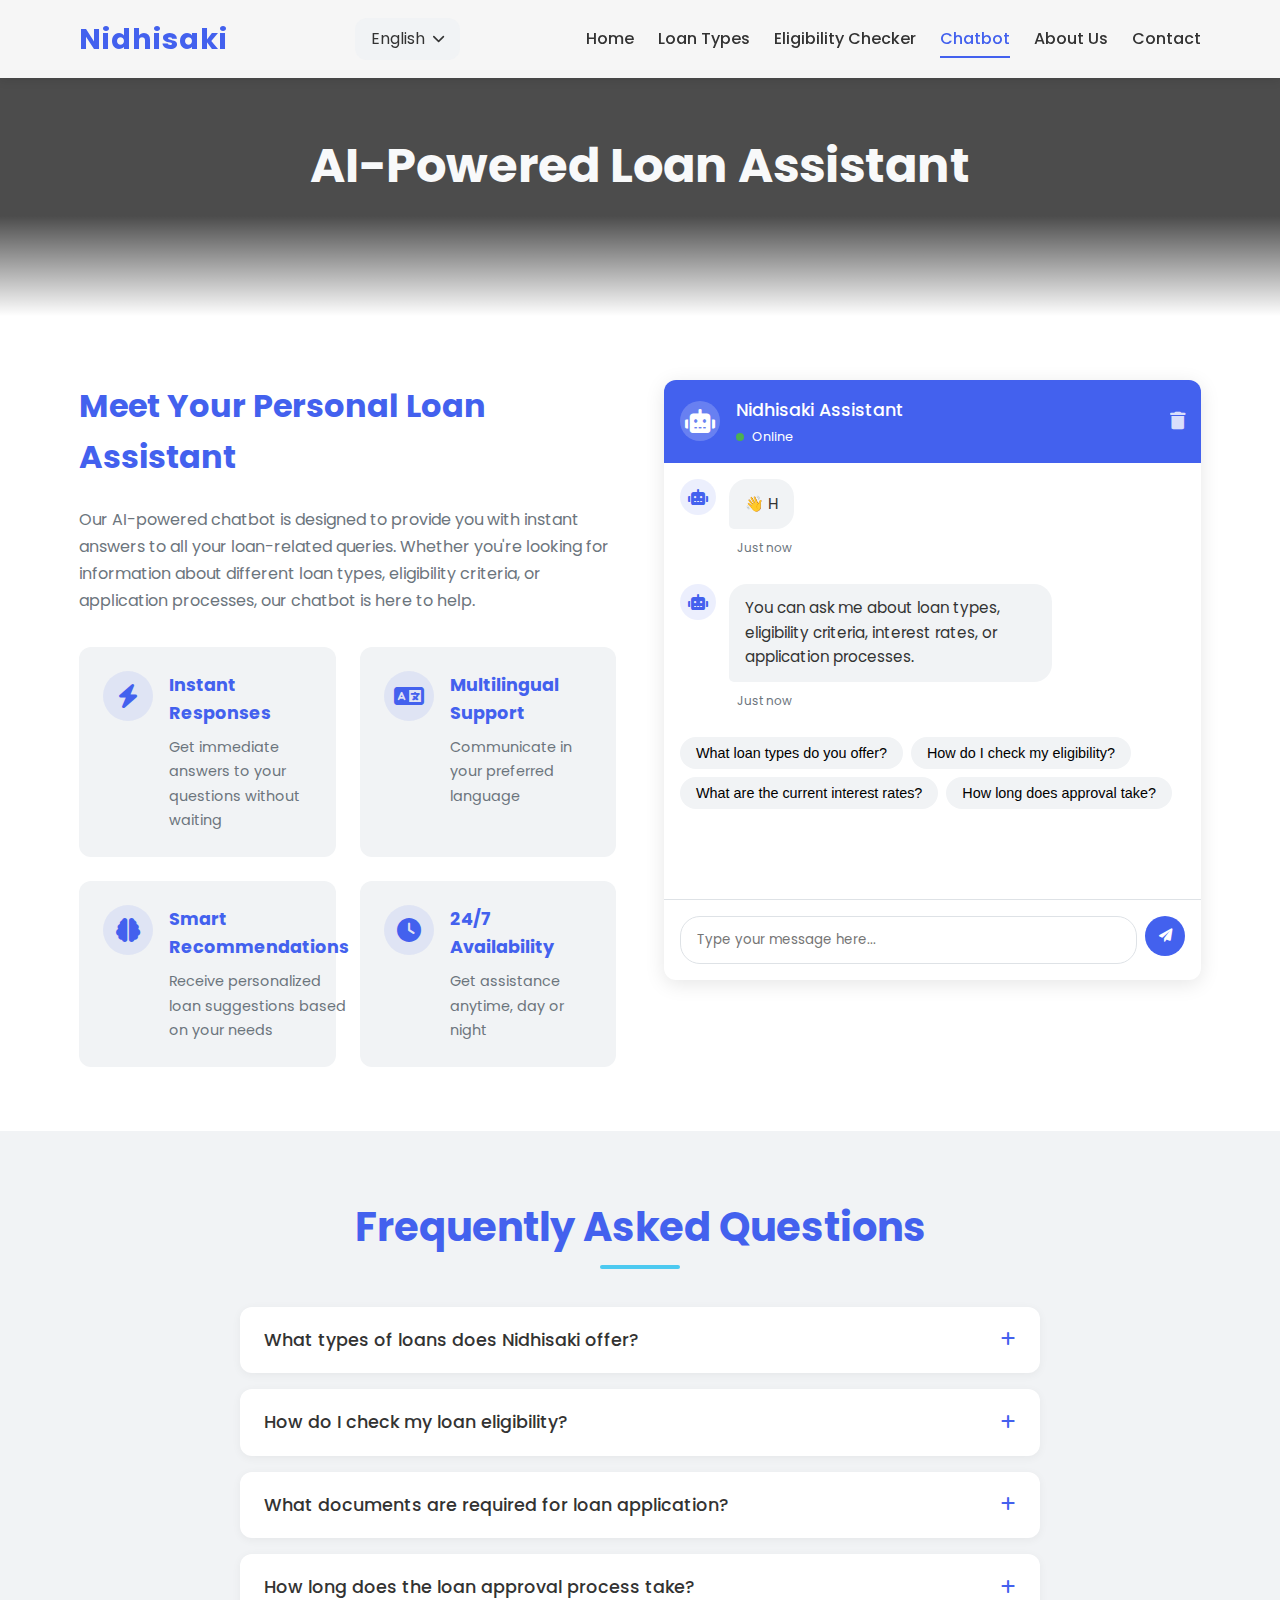
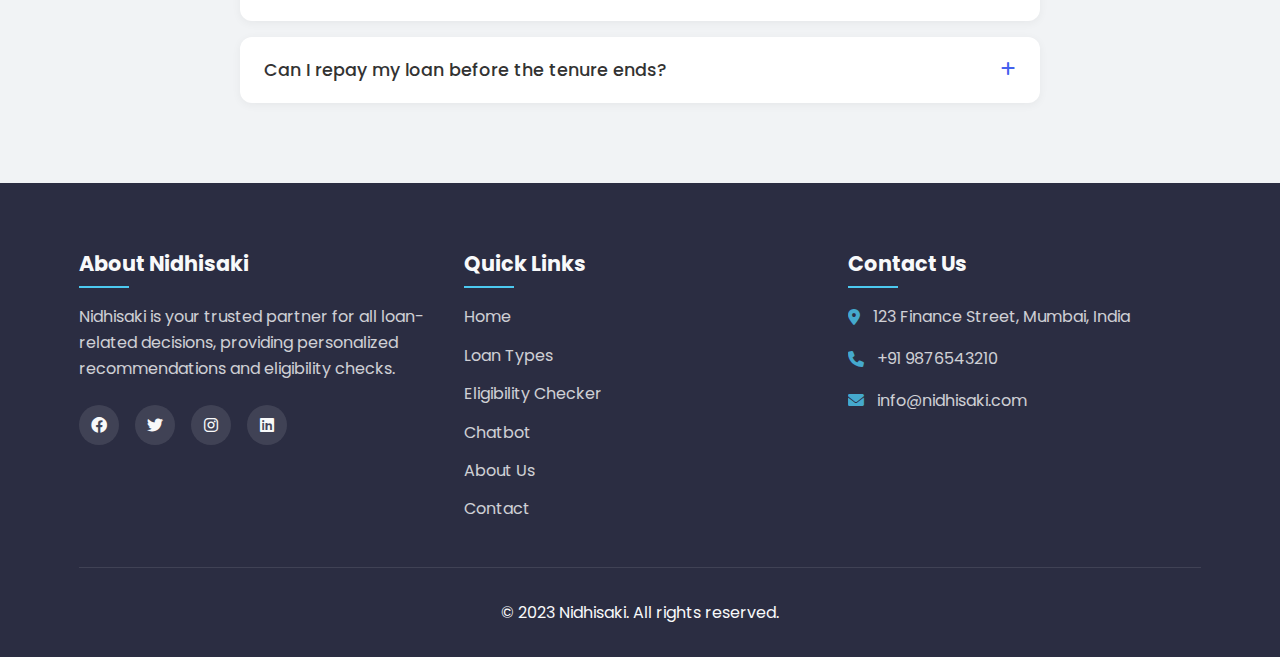
<file: chatbot.html>
<!DOCTYPE html>
<html lang="en">
  <head>
    <meta charset="UTF-8" />
    <meta name="viewport" content="width=device-width, initial-scale=1.0" />
    <title>AI Chatbot - Nidhisaki</title>
    <link rel="stylesheet" href="styles.css" />
    <link rel="stylesheet" href="features.css" />
    <link
      rel="stylesheet"
      href="https://cdnjs.cloudflare.com/ajax/libs/font-awesome/6.0.0-beta3/css/all.min.css"
    />
  </head>
  <body>
    <!-- Navigation Bar -->
    <header>
      <div class="container">
        <div class="logo">
          <h1>Nidhisaki</h1>
        </div>
        <div class="language-selector">
          <div class="selected-language">
            <span id="current-language">English</span>
            <i class="fas fa-chevron-down"></i>
          </div>
          <ul class="language-dropdown">
            <li data-lang="en" class="active">English</li>
            <li data-lang="hi">हिंदी</li>
            <li data-lang="ta">தமிழ்</li>
            <li data-lang="te">తెలుగు</li>
          </ul>
        </div>
        <div class="menu-toggle">
          <i class="fas fa-bars"></i>
        </div>
        <nav>
          <ul>
            <li><a href="index.html">Home</a></li>
            <li><a href="loan-types.html">Loan Types</a></li>
            <li><a href="eligibility-checker.html">Eligibility Checker</a></li>
            <li><a href="chatbot.html" class="active">Chatbot</a></li>
            <li><a href="#">About Us</a></li>
            <li><a href="#">Contact</a></li>
          </ul>
        </nav>
      </div>
    </header>

    <!-- Page Header -->
    <section class="page-header">
      <div class="container">
        <h1>AI-Powered Loan Assistant</h1>
        <p>Get instant answers to all your loan-related questions</p>
      </div>
    </section>

    <!-- Chatbot Section -->
    <section class="chatbot-section">
      <div class="container">
        <div class="chatbot-page-container">
          <div class="chatbot-info">
            <h2>Meet Your Personal Loan Assistant</h2>
            <p>
              Our AI-powered chatbot is designed to provide you with instant
              answers to all your loan-related queries. Whether you're looking
              for information about different loan types, eligibility criteria,
              or application processes, our chatbot is here to help.
            </p>

            <div class="chatbot-features">
              <div class="chatbot-feature">
                <div class="feature-icon">
                  <i class="fas fa-bolt"></i>
                </div>
                <div class="feature-text">
                  <h3>Instant Responses</h3>
                  <p>Get immediate answers to your questions without waiting</p>
                </div>
              </div>
              <div class="chatbot-feature">
                <div class="feature-icon">
                  <i class="fas fa-language"></i>
                </div>
                <div class="feature-text">
                  <h3>Multilingual Support</h3>
                  <p>Communicate in your preferred language</p>
                </div>
              </div>
              <div class="chatbot-feature">
                <div class="feature-icon">
                  <i class="fas fa-brain"></i>
                </div>
                <div class="feature-text">
                  <h3>Smart Recommendations</h3>
                  <p>
                    Receive personalized loan suggestions based on your needs
                  </p>
                </div>
              </div>
              <div class="chatbot-feature">
                <div class="feature-icon">
                  <i class="fas fa-clock"></i>
                </div>
                <div class="feature-text">
                  <h3>24/7 Availability</h3>
                  <p>Get assistance anytime, day or night</p>
                </div>
              </div>
            </div>
          </div>

          <div class="chatbot-interface">
            <div class="chatbot-header">
              <div class="chatbot-avatar">
                <i class="fas fa-robot"></i>
              </div>
              <div class="chatbot-title">
                <h3>Nidhisaki Assistant</h3>
                <span class="status online">Online</span>
              </div>
              <div class="chatbot-actions">
                <button class="clear-chat" title="Clear Chat">
                  <i class="fas fa-trash"></i>
                </button>
              </div>
            </div>
            <div class="chatbot-messages" id="fullChatMessages">
              <div class="message bot">
                <div class="message-avatar">
                  <i class="fas fa-robot"></i>
                </div>
                <div class="message-content">
                  <p>
                    👋 Hello! I'm your Nidhisaki loan assistant. How can I help
                    you today?
                  </p>
                  <span class="message-time">Just now</span>
                </div>
              </div>
              <div class="message bot">
                <div class="message-avatar">
                  <i class="fas fa-robot"></i>
                </div>
                <div class="message-content">
                  <p>
                    You can ask me about loan types, eligibility criteria,
                    interest rates, or application processes.
                  </p>
                  <span class="message-time">Just now</span>
                </div>
              </div>
              <div class="suggested-questions">
                <button class="question-chip">
                  What loan types do you offer?
                </button>
                <button class="question-chip">
                  How do I check my eligibility?
                </button>
                <button class="question-chip">
                  What are the current interest rates?
                </button>
                <button class="question-chip">
                  How long does approval take?
                </button>
              </div>
            </div>
            <div class="chatbot-input">
              <input
                type="text"
                id="fullChatInput"
                placeholder="Type your message here..."
              />
              <button id="fullChatSend">
                <i class="fas fa-paper-plane"></i>
              </button>
            </div>
          </div>
        </div>
      </div>
    </section>

    <!-- FAQ Section -->
    <section class="faq-section">
      <div class="container">
        <h2 class="section-title">Frequently Asked Questions</h2>
        <div class="faq-container">
          <div class="faq-item">
            <div class="faq-question">
              <h3>What types of loans does Nidhisaki offer?</h3>
              <span class="faq-toggle"><i class="fas fa-plus"></i></span>
            </div>
            <div class="faq-answer">
              <p>
                Nidhisaki offers a variety of loan types including Home Loans,
                Personal Loans, Business Loans, Education Loans, and Vehicle
                Loans. Each loan type has different eligibility criteria,
                interest rates, and repayment terms.
              </p>
            </div>
          </div>
          <div class="faq-item">
            <div class="faq-question">
              <h3>How do I check my loan eligibility?</h3>
              <span class="faq-toggle"><i class="fas fa-plus"></i></span>
            </div>
            <div class="faq-answer">
              <p>
                You can check your loan eligibility by using our Eligibility
                Checker tool. Simply provide your personal and financial
                details, and we'll instantly assess your eligibility for
                different loan types. Alternatively, you can ask our chatbot for
                a quick eligibility assessment.
              </p>
            </div>
          </div>
          <div class="faq-item">
            <div class="faq-question">
              <h3>What documents are required for loan application?</h3>
              <span class="faq-toggle"><i class="fas fa-plus"></i></span>
            </div>
            <div class="faq-answer">
              <p>
                The required documents typically include identity proof
                (Aadhaar, PAN card), address proof, income proof (salary slips,
                ITR), bank statements, and employment details. Specific
                requirements may vary based on the loan type and amount.
              </p>
            </div>
          </div>
          <div class="faq-item">
            <div class="faq-question">
              <h3>How long does the loan approval process take?</h3>
              <span class="faq-toggle"><i class="fas fa-plus"></i></span>
            </div>
            <div class="faq-answer">
              <p>
                The loan approval process typically takes 2-7 business days,
                depending on the loan type, amount, and verification process.
                Pre-approved loans may be processed faster, sometimes within 24
                hours.
              </p>
            </div>
          </div>
          <div class="faq-item">
            <div class="faq-question">
              <h3>Can I repay my loan before the tenure ends?</h3>
              <span class="faq-toggle"><i class="fas fa-plus"></i></span>
            </div>
            <div class="faq-answer">
              <p>
                Yes, you can repay your loan before the tenure ends. However,
                some loans may have prepayment penalties or charges. It's
                advisable to check the prepayment terms before taking a loan.
              </p>
            </div>
          </div>
        </div>
      </div>
    </section>

    <!-- Footer -->
    <footer>
      <div class="container">
        <div class="footer-content">
          <div class="footer-section about">
            <h3>About Nidhisaki</h3>
            <p>
              Nidhisaki is your trusted partner for all loan-related decisions,
              providing personalized recommendations and eligibility checks.
            </p>
            <div class="social-icons">
              <a href="#"><i class="fab fa-facebook"></i></a>
              <a href="#"><i class="fab fa-twitter"></i></a>
              <a href="#"><i class="fab fa-instagram"></i></a>
              <a href="#"><i class="fab fa-linkedin"></i></a>
            </div>
          </div>
          <div class="footer-section links">
            <h3>Quick Links</h3>
            <ul>
              <li><a href="index.html">Home</a></li>
              <li><a href="loan-types.html">Loan Types</a></li>
              <li>
                <a href="eligibility-checker.html">Eligibility Checker</a>
              </li>
              <li><a href="chatbot.html">Chatbot</a></li>
              <li><a href="#">About Us</a></li>
              <li><a href="#">Contact</a></li>
            </ul>
          </div>
          <div class="footer-section contact">
            <h3>Contact Us</h3>
            <p>
              <i class="fas fa-map-marker-alt"></i> 123 Finance Street, Mumbai,
              India
            </p>
            <p><i class="fas fa-phone"></i> +91 9876543210</p>
            <p><i class="fas fa-envelope"></i> info@nidhisaki.com</p>
          </div>
        </div>
        <div class="footer-bottom">
          <p>&copy; 2023 Nidhisaki. All rights reserved.</p>
        </div>
      </div>
    </footer>

    <script src="script.js"></script>
    <script src="chatbot.js"></script>
  </body>
</html>
</file>
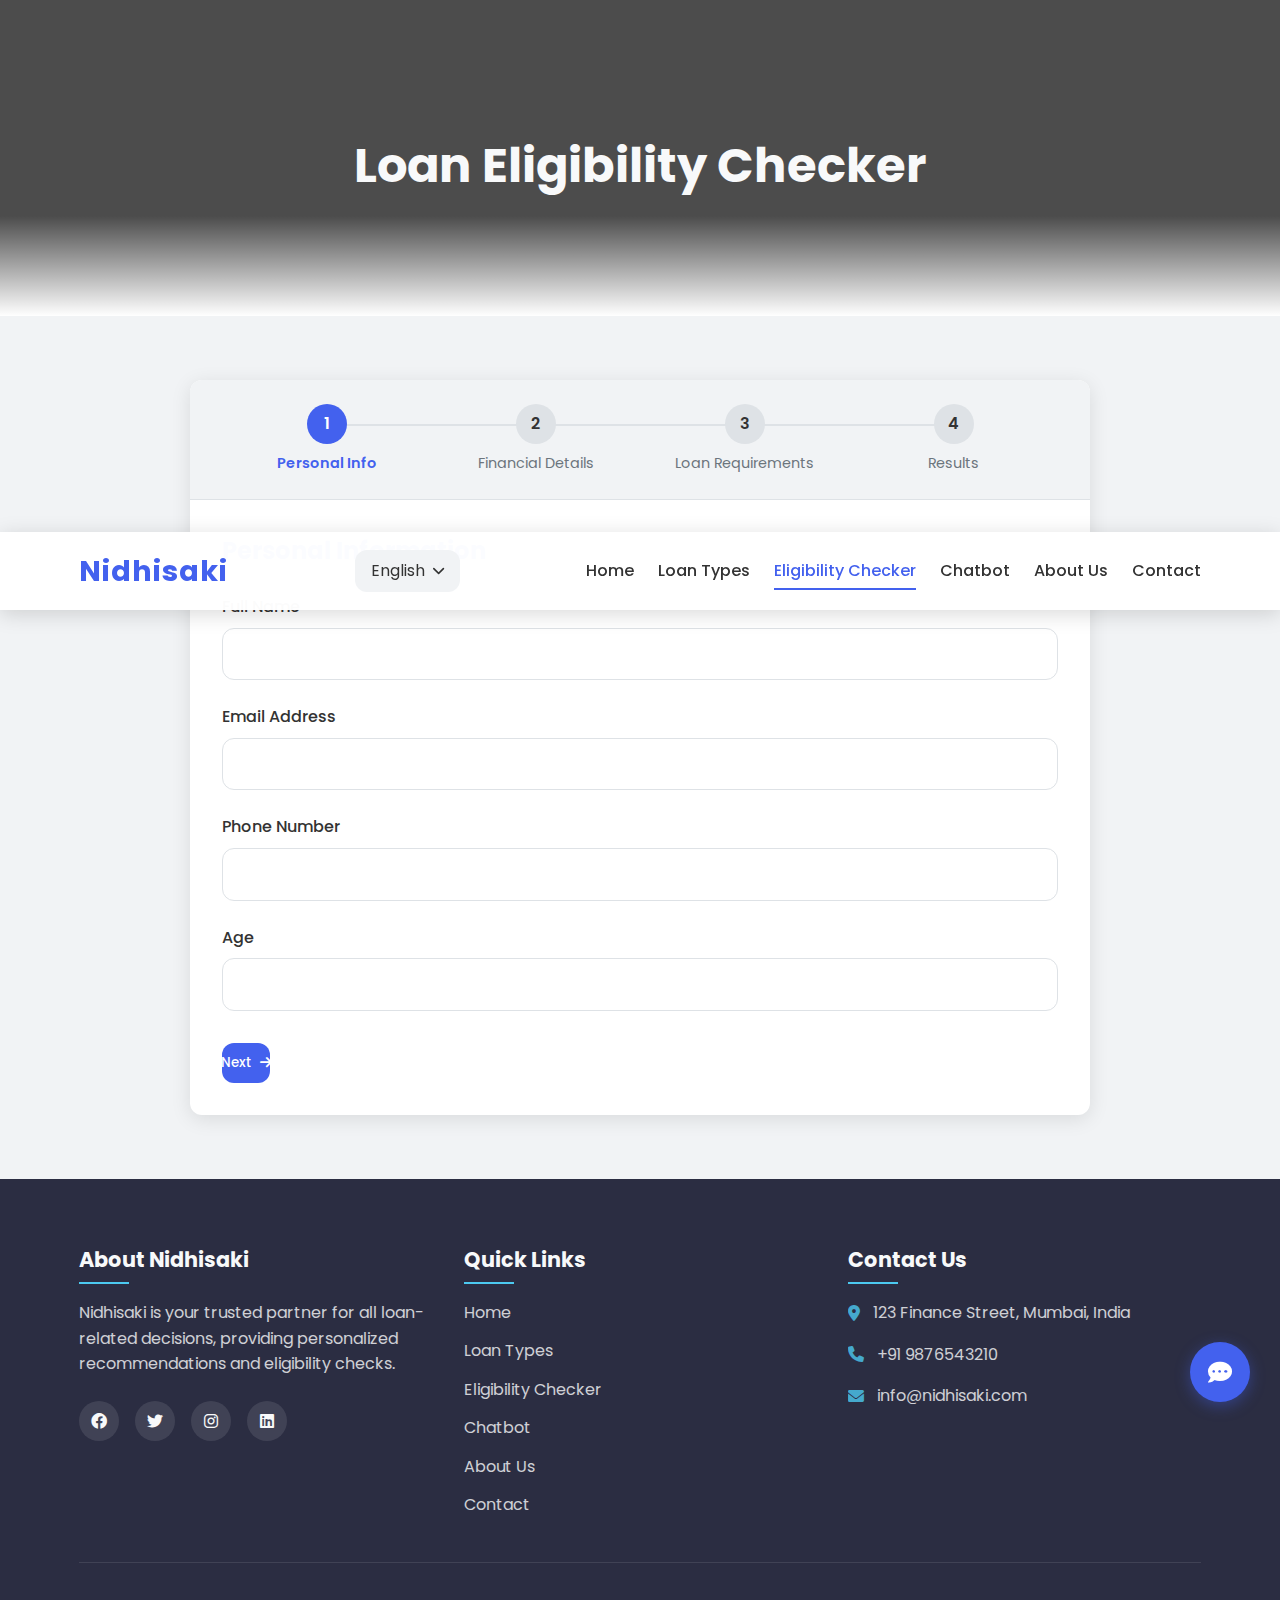
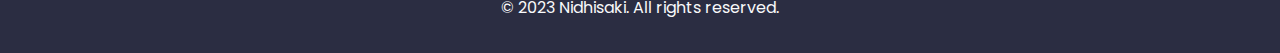
<file: eligibility-checker.html>
<!DOCTYPE html>
<html lang="en">
  <head>
    <meta charset="UTF-8" />
    <meta name="viewport" content="width=device-width, initial-scale=1.0" />
    <title>Loan Eligibility Checker - Nidhisaki</title>
    <link rel="stylesheet" href="styles.css" />
    <link rel="stylesheet" href="features.css" />
    <link
      rel="stylesheet"
      href="https://cdnjs.cloudflare.com/ajax/libs/font-awesome/6.0.0-beta3/css/all.min.css"
    />
  </head>
  <body>
    <!-- Navigation Bar -->
    <header>
      <div class="container">
        <div class="logo">
          <h1>Nidhisaki</h1>
        </div>
        <div class="language-selector">
          <div class="selected-language">
            <span id="current-language">English</span>
            <i class="fas fa-chevron-down"></i>
          </div>
          <ul class="language-dropdown">
            <li data-lang="en" class="active">English</li>
            <li data-lang="hi">हिंदी</li>
            <li data-lang="ta">தமிழ்</li>
            <li data-lang="te">తెలుగు</li>
          </ul>
        </div>
        <div class="menu-toggle">
          <i class="fas fa-bars"></i>
        </div>
        <nav>
          <ul>
            <li><a href="index.html">Home</a></li>
            <li><a href="loan-types.html">Loan Types</a></li>
            <li>
              <a href="eligibility-checker.html" class="active"
                >Eligibility Checker</a
              >
            </li>
            <li><a href="chatbot.html">Chatbot</a></li>
            <li><a href="#">About Us</a></li>
            <li><a href="#">Contact</a></li>
          </ul>
        </nav>
      </div>
    </header>

    <!-- Page Header -->
    <section class="page-header">
      <div class="container">
        <h1>Loan Eligibility Checker</h1>
        <p>Find out if you qualify for a loan in just a few minutes</p>
      </div>
    </section>

    <!-- Eligibility Checker Form -->
    <section class="eligibility-checker">
      <div class="container">
        <div class="eligibility-container">
          <div class="eligibility-steps">
            <div class="step active" data-step="1">
              <div class="step-number">1</div>
              <div class="step-text">Personal Info</div>
            </div>
            <div class="step" data-step="2">
              <div class="step-number">2</div>
              <div class="step-text">Financial Details</div>
            </div>
            <div class="step" data-step="3">
              <div class="step-number">3</div>
              <div class="step-text">Loan Requirements</div>
            </div>
            <div class="step" data-step="4">
              <div class="step-number">4</div>
              <div class="step-text">Results</div>
            </div>
          </div>

          <div class="eligibility-form-container">
            <form id="eligibilityForm" class="eligibility-form">
              <!-- Step 1: Personal Information -->
              <div class="form-step active" data-step="1">
                <h2>Personal Information</h2>
                <div class="form-group">
                  <label for="fullName">Full Name</label>
                  <input type="text" id="fullName" name="fullName" required />
                </div>
                <div class="form-group">
                  <label for="email">Email Address</label>
                  <input type="email" id="email" name="email" required />
                </div>
                <div class="form-group">
                  <label for="phone">Phone Number</label>
                  <input type="tel" id="phone" name="phone" required />
                </div>
                <div class="form-group">
                  <label for="age">Age</label>
                  <input
                    type="number"
                    id="age"
                    name="age"
                    min="18"
                    max="100"
                    required
                  />
                </div>
                <div class="form-buttons">
                  <button type="button" class="next-btn">
                    Next <i class="fas fa-arrow-right"></i>
                  </button>
                </div>
              </div>

              <!-- Step 2: Financial Details -->
              <div class="form-step" data-step="2">
                <h2>Financial Details</h2>
                <div class="form-group">
                  <label for="income">Monthly Income (₹)</label>
                  <input
                    type="number"
                    id="income"
                    name="income"
                    min="0"
                    required
                  />
                </div>
                <div class="form-group">
                  <label for="employment">Employment Type</label>
                  <select id="employment" name="employment" required>
                    <option value="">Select Employment Type</option>
                    <option value="salaried">Salaried</option>
                    <option value="self-employed">Self-Employed</option>
                    <option value="business">Business Owner</option>
                    <option value="retired">Retired</option>
                    <option value="other">Other</option>
                  </select>
                </div>
                <div class="form-group">
                  <label for="experience">Work Experience (Years)</label>
                  <input
                    type="number"
                    id="experience"
                    name="experience"
                    min="0"
                    required
                  />
                </div>
                <div class="form-group">
                  <label for="creditScore">Credit Score (if known)</label>
                  <input
                    type="number"
                    id="creditScore"
                    name="creditScore"
                    min="300"
                    max="900"
                    placeholder="Leave blank if unknown"
                  />
                </div>
                <div class="form-buttons">
                  <button type="button" class="prev-btn">
                    <i class="fas fa-arrow-left"></i> Previous
                  </button>
                  <button type="button" class="next-btn">
                    Next <i class="fas fa-arrow-right"></i>
                  </button>
                </div>
              </div>

              <!-- Step 3: Loan Requirements -->
              <div class="form-step" data-step="3">
                <h2>Loan Requirements</h2>
                <div class="form-group">
                  <label for="loanType">Loan Type</label>
                  <select id="loanType" name="loanType" required>
                    <option value="">Select Loan Type</option>
                    <option value="home">Home Loan</option>
                    <option value="personal">Personal Loan</option>
                    <option value="business">Business Loan</option>
                    <option value="education">Education Loan</option>
                    <option value="vehicle">Vehicle Loan</option>
                  </select>
                </div>
                <div class="form-group">
                  <label for="loanAmount">Loan Amount (₹)</label>
                  <input
                    type="number"
                    id="loanAmount"
                    name="loanAmount"
                    min="10000"
                    required
                  />
                </div>
                <div class="form-group">
                  <label for="loanTenure">Loan Tenure (Years)</label>
                  <input
                    type="number"
                    id="loanTenure"
                    name="loanTenure"
                    min="1"
                    max="30"
                    required
                  />
                </div>
                <div class="form-group">
                  <label for="existingLoans"
                    >Do you have any existing loans?</label
                  >
                  <div class="radio-group">
                    <label>
                      <input type="radio" name="existingLoans" value="yes" />
                      Yes
                    </label>
                    <label>
                      <input type="radio" name="existingLoans" value="no" /> No
                    </label>
                  </div>
                </div>
                <div class="form-buttons">
                  <button type="button" class="prev-btn">
                    <i class="fas fa-arrow-left"></i> Previous
                  </button>
                  <button type="button" id="checkEligibility" class="next-btn">
                    Check Eligibility <i class="fas fa-check-circle"></i>
                  </button>
                </div>
              </div>

              <!-- Step 4: Results -->
              <div class="form-step" data-step="4">
                <div id="eligibilityResults" class="eligibility-results">
                  <div class="result-loading">
                    <div class="spinner"></div>
                    <p>Analyzing your information...</p>
                  </div>
                  <div class="result-content" style="display: none">
                    <!-- Results will be populated by JavaScript -->
                  </div>
                </div>
                <div class="form-buttons">
                  <button type="button" class="prev-btn">
                    <i class="fas fa-arrow-left"></i> Previous
                  </button>
                  <button type="button" class="restart-btn">
                    <i class="fas fa-redo"></i> Start Over
                  </button>
                </div>
              </div>
            </form>
          </div>
        </div>
      </div>
    </section>

    <!-- Chatbot Button -->
    <div class="chatbot-widget">
      <button class="chatbot-toggle">
        <i class="fas fa-comment-dots"></i>
        <span>Chat with us</span>
      </button>
      <div class="chatbot-container">
        <div class="chatbot-header">
          <h3>Nidhisaki Assistant</h3>
          <button class="close-chat"><i class="fas fa-times"></i></button>
        </div>
        <div class="chatbot-messages">
          <div class="message bot">
            <p>
              👋 Hello! I'm your Nidhisaki loan assistant. How can I help you
              today?
            </p>
          </div>
        </div>
        <div class="chatbot-input">
          <input type="text" placeholder="Type your message here..." />
          <button><i class="fas fa-paper-plane"></i></button>
        </div>
      </div>
    </div>

    <!-- Footer -->
    <footer>
      <div class="container">
        <div class="footer-content">
          <div class="footer-section about">
            <h3>About Nidhisaki</h3>
            <p>
              Nidhisaki is your trusted partner for all loan-related decisions,
              providing personalized recommendations and eligibility checks.
            </p>
            <div class="social-icons">
              <a href="#"><i class="fab fa-facebook"></i></a>
              <a href="#"><i class="fab fa-twitter"></i></a>
              <a href="#"><i class="fab fa-instagram"></i></a>
              <a href="#"><i class="fab fa-linkedin"></i></a>
            </div>
          </div>
          <div class="footer-section links">
            <h3>Quick Links</h3>
            <ul>
              <li><a href="index.html">Home</a></li>
              <li><a href="loan-types.html">Loan Types</a></li>
              <li>
                <a href="eligibility-checker.html">Eligibility Checker</a>
              </li>
              <li><a href="chatbot.html">Chatbot</a></li>
              <li><a href="#">About Us</a></li>
              <li><a href="#">Contact</a></li>
            </ul>
          </div>
          <div class="footer-section contact">
            <h3>Contact Us</h3>
            <p>
              <i class="fas fa-map-marker-alt"></i> 123 Finance Street, Mumbai,
              India
            </p>
            <p><i class="fas fa-phone"></i> +91 9876543210</p>
            <p><i class="fas fa-envelope"></i> info@nidhisaki.com</p>
          </div>
        </div>
        <div class="footer-bottom">
          <p>&copy; 2023 Nidhisaki. All rights reserved.</p>
        </div>
      </div>
    </footer>

    <script src="script.js"></script>
    <script src="eligibility.js"></script>
  </body>
</html>
</file>
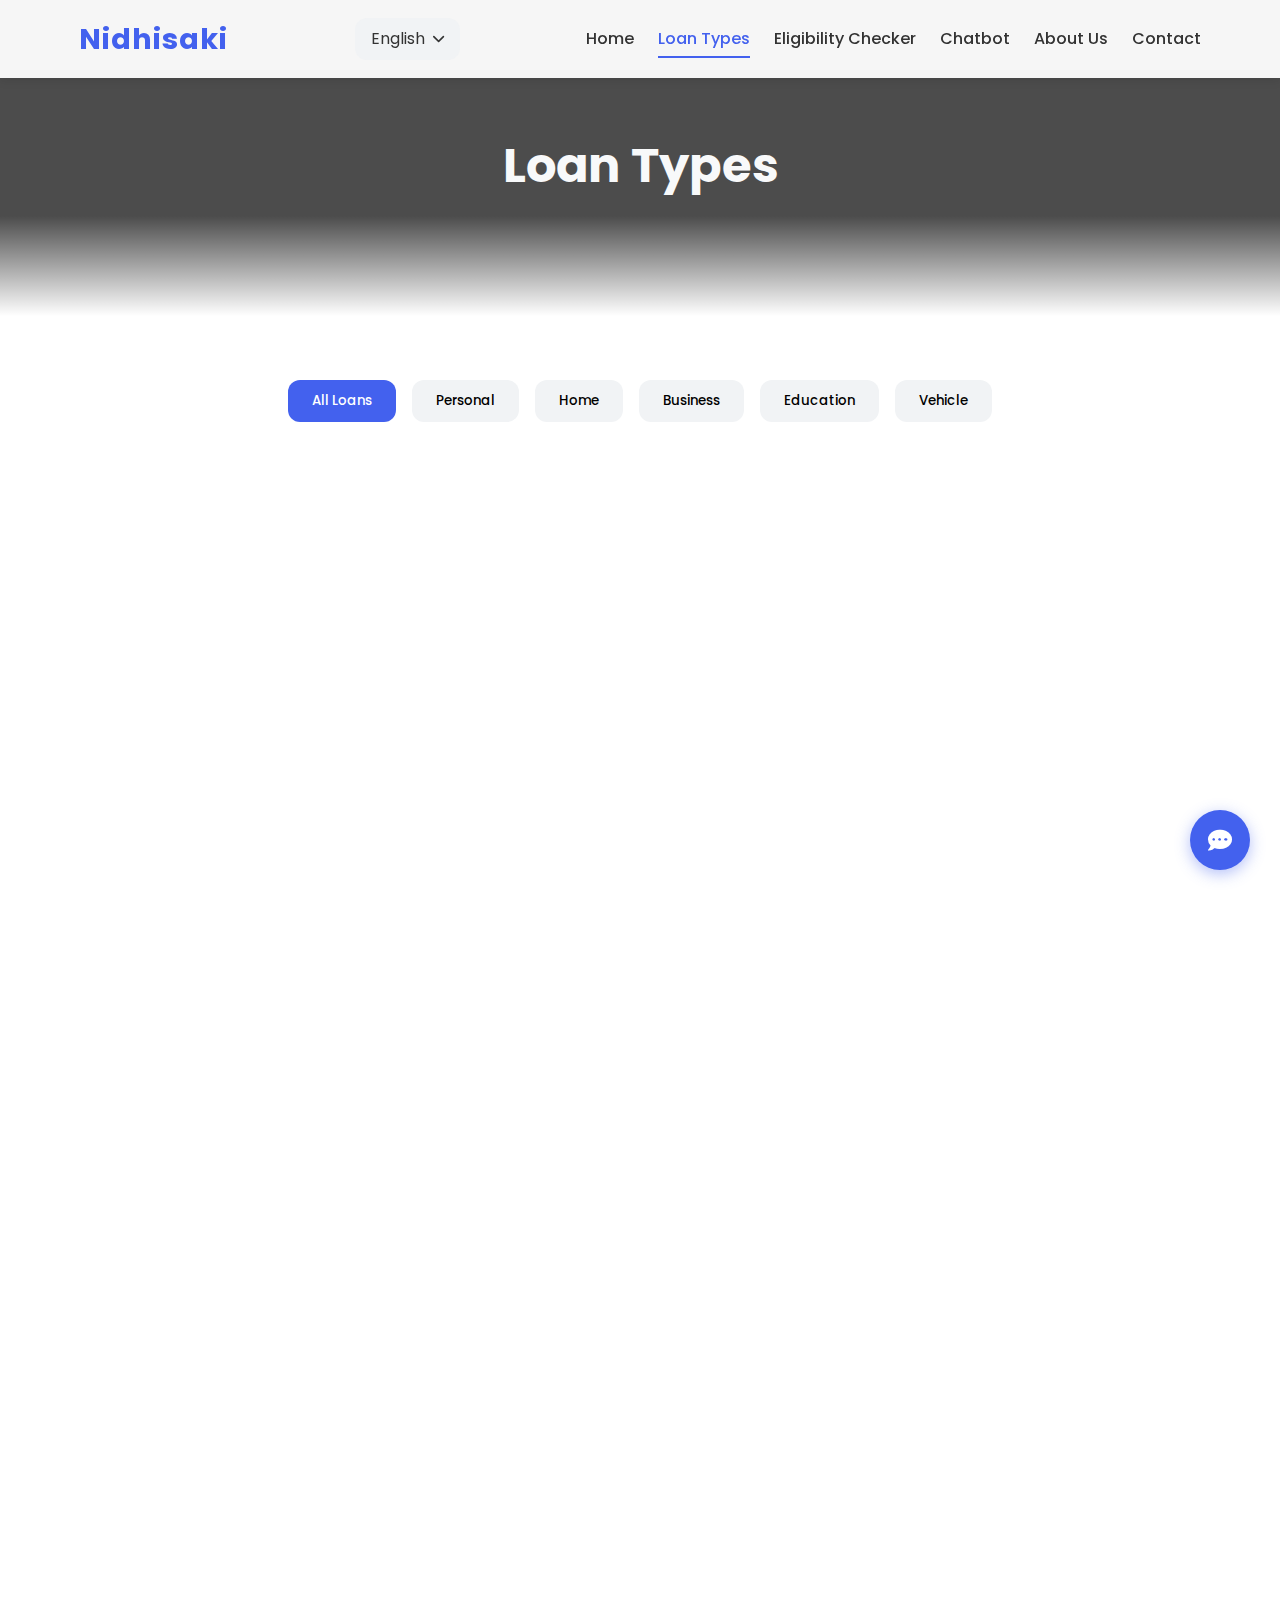
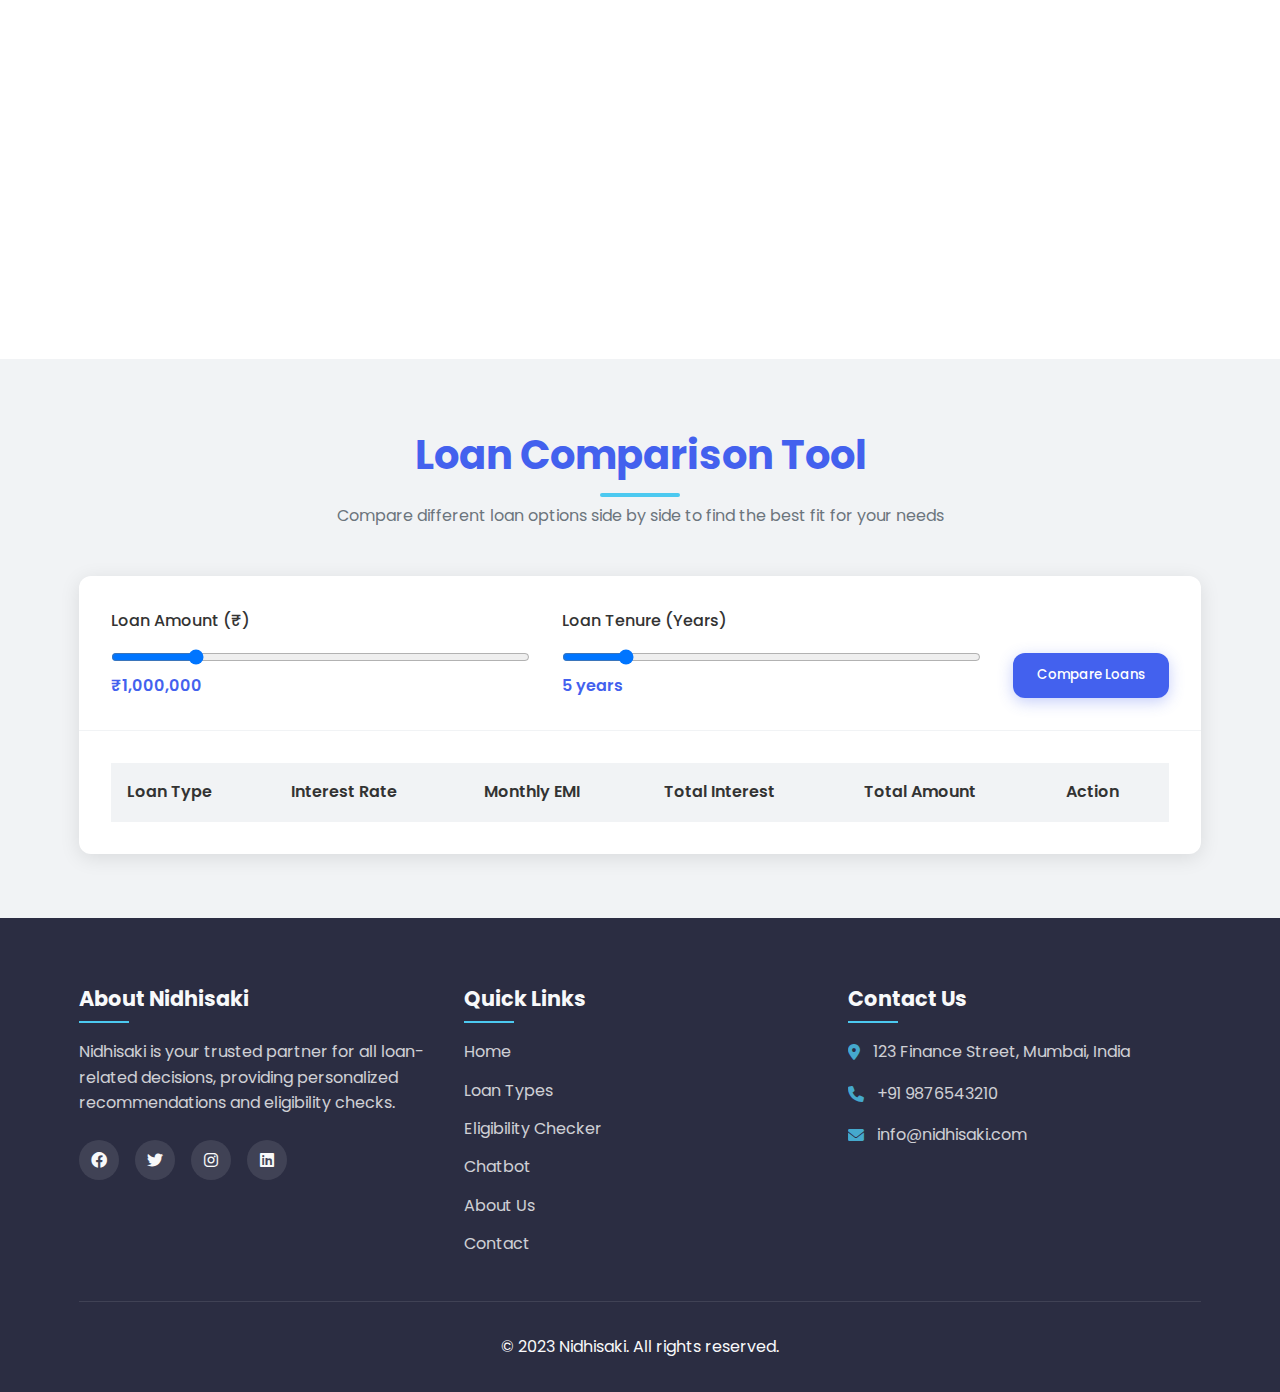
<file: loan-types.html>
<!DOCTYPE html>
<html lang="en">
  <head>
    <meta charset="UTF-8" />
    <meta name="viewport" content="width=device-width, initial-scale=1.0" />
    <title>Loan Types - Nidhisaki</title>
    <link rel="stylesheet" href="styles.css" />
    <link rel="stylesheet" href="features.css" />
    <link
      rel="stylesheet"
      href="https://cdnjs.cloudflare.com/ajax/libs/font-awesome/6.0.0-beta3/css/all.min.css"
    />
  </head>
  <body>
    <!-- Navigation Bar -->
    <header>
      <div class="container">
        <div class="logo">
          <h1>Nidhisaki</h1>
        </div>
        <div class="language-selector">
          <div class="selected-language">
            <span id="current-language">English</span>
            <i class="fas fa-chevron-down"></i>
          </div>
          <ul class="language-dropdown">
            <li data-lang="en" class="active">English</li>
            <li data-lang="hi">हिंदी</li>
            <li data-lang="ta">தமிழ்</li>
            <li data-lang="te">తెలుగు</li>
          </ul>
        </div>
        <div class="menu-toggle">
          <i class="fas fa-bars"></i>
        </div>
        <nav>
          <ul>
            <li><a href="index.html">Home</a></li>
            <li><a href="loan-types.html" class="active">Loan Types</a></li>
            <li><a href="eligibility-checker.html">Eligibility Checker</a></li>
            <li><a href="chatbot.html">Chatbot</a></li>
            <li><a href="#">About Us</a></li>
            <li><a href="#">Contact</a></li>
          </ul>
        </nav>
      </div>
    </header>

    <!-- Page Header -->
    <section class="page-header">
      <div class="container">
        <h1>Loan Types</h1>
        <p>Explore our range of loan options tailored to your needs</p>
      </div>
    </section>

    <!-- Loan Types Section -->
    <section class="loan-types-section">
      <div class="container">
        <div class="loan-types-container">
          <div class="loan-type-filters">
            <button class="filter-btn active" data-filter="all">
              All Loans
            </button>
            <button class="filter-btn" data-filter="personal">Personal</button>
            <button class="filter-btn" data-filter="home">Home</button>
            <button class="filter-btn" data-filter="business">Business</button>
            <button class="filter-btn" data-filter="education">
              Education
            </button>
            <button class="filter-btn" data-filter="vehicle">Vehicle</button>
          </div>

          <div class="loan-cards">
            <!-- Personal Loan -->
            <div class="loan-card" data-type="personal">
              <div class="loan-card-header">
                <div class="loan-icon">
                  <i class="fas fa-user"></i>
                </div>
                <h3>Personal Loan</h3>
              </div>
              <div class="loan-card-body">
                <div class="loan-details">
                  <div class="loan-detail">
                    <span class="detail-label">Interest Rate</span>
                    <span class="detail-value">10.5% - 18%</span>
                  </div>
                  <div class="loan-detail">
                    <span class="detail-label">Loan Amount</span>
                    <span class="detail-value">₹50,000 - ₹25,00,000</span>
                  </div>
                  <div class="loan-detail">
                    <span class="detail-label">Tenure</span>
                    <span class="detail-value">1 - 5 years</span>
                  </div>
                  <div class="loan-detail">
                    <span class="detail-label">Processing Fee</span>
                    <span class="detail-value">1% - 3%</span>
                  </div>
                </div>
                <p class="loan-description">
                  Get quick funds for your personal needs without any
                  collateral. Ideal for medical emergencies, travel, wedding, or
                  home renovation.
                </p>
                <div class="loan-features">
                  <div class="loan-feature">
                    <i class="fas fa-check-circle"></i>
                    <span>No collateral required</span>
                  </div>
                  <div class="loan-feature">
                    <i class="fas fa-check-circle"></i>
                    <span>Quick approval</span>
                  </div>
                  <div class="loan-feature">
                    <i class="fas fa-check-circle"></i>
                    <span>Minimal documentation</span>
                  </div>
                </div>
              </div>
              <div class="loan-card-footer">
                <a href="eligibility-checker.html" class="btn btn-primary"
                  >Check Eligibility</a
                >
                <a href="#" class="btn btn-secondary">Learn More</a>
              </div>
            </div>

            <!-- Home Loan -->
            <div class="loan-card" data-type="home">
              <div class="loan-card-header">
                <div class="loan-icon">
                  <i class="fas fa-home"></i>
                </div>
                <h3>Home Loan</h3>
              </div>
              <div class="loan-card-body">
                <div class="loan-details">
                  <div class="loan-detail">
                    <span class="detail-label">Interest Rate</span>
                    <span class="detail-value">6.7% - 9.5%</span>
                  </div>
                  <div class="loan-detail">
                    <span class="detail-label">Loan Amount</span>
                    <span class="detail-value">Up to ₹5 crore</span>
                  </div>
                  <div class="loan-detail">
                    <span class="detail-label">Tenure</span>
                    <span class="detail-value">5 - 30 years</span>
                  </div>
                  <div class="loan-detail">
                    <span class="detail-label">Processing Fee</span>
                    <span class="detail-value">0.5% - 1%</span>
                  </div>
                </div>
                <p class="loan-description">
                  Realize your dream of owning a home with our competitive home
                  loan options. Available for property purchase, construction,
                  or renovation.
                </p>
                <div class="loan-features">
                  <div class="loan-feature">
                    <i class="fas fa-check-circle"></i>
                    <span>Attractive interest rates</span>
                  </div>
                  <div class="loan-feature">
                    <i class="fas fa-check-circle"></i>
                    <span>Long repayment tenure</span>
                  </div>
                  <div class="loan-feature">
                    <i class="fas fa-check-circle"></i>
                    <span>Tax benefits available</span>
                  </div>
                </div>
              </div>
              <div class="loan-card-footer">
                <a href="eligibility-checker.html" class="btn btn-primary"
                  >Check Eligibility</a
                >
                <a href="#" class="btn btn-secondary">Learn More</a>
              </div>
            </div>

            <!-- Business Loan -->
            <div class="loan-card" data-type="business">
              <div class="loan-card-header">
                <div class="loan-icon">
                  <i class="fas fa-briefcase"></i>
                </div>
                <h3>Business Loan</h3>
              </div>
              <div class="loan-card-body">
                <div class="loan-details">
                  <div class="loan-detail">
                    <span class="detail-label">Interest Rate</span>
                    <span class="detail-value">11% - 16%</span>
                  </div>
                  <div class="loan-detail">
                    <span class="detail-label">Loan Amount</span>
                    <span class="detail-value">₹5,00,000 - ₹2 crore</span>
                  </div>
                  <div class="loan-detail">
                    <span class="detail-label">Tenure</span>
                    <span class="detail-value">1 - 7 years</span>
                  </div>
                  <div class="loan-detail">
                    <span class="detail-label">Processing Fee</span>
                    <span class="detail-value">1% - 2%</span>
                  </div>
                </div>
                <p class="loan-description">
                  Fuel your business growth with our flexible business loan
                  options. Ideal for expansion, equipment purchase, or working
                  capital needs.
                </p>
                <div class="loan-features">
                  <div class="loan-feature">
                    <i class="fas fa-check-circle"></i>
                    <span>Flexible repayment options</span>
                  </div>
                  <div class="loan-feature">
                    <i class="fas fa-check-circle"></i>
                    <span>Minimal collateral requirements</span>
                  </div>
                  <div class="loan-feature">
                    <i class="fas fa-check-circle"></i>
                    <span>Customized solutions</span>
                  </div>
                </div>
              </div>
              <div class="loan-card-footer">
                <a href="eligibility-checker.html" class="btn btn-primary"
                  >Check Eligibility</a
                >
                <a href="#" class="btn btn-secondary">Learn More</a>
              </div>
            </div>

            <!-- Education Loan -->
            <div class="loan-card" data-type="education">
              <div class="loan-card-header">
                <div class="loan-icon">
                  <i class="fas fa-graduation-cap"></i>
                </div>
                <h3>Education Loan</h3>
              </div>
              <div class="loan-card-body">
                <div class="loan-details">
                  <div class="loan-detail">
                    <span class="detail-label">Interest Rate</span>
                    <span class="detail-value">7.5% - 11%</span>
                  </div>
                  <div class="loan-detail">
                    <span class="detail-label">Loan Amount</span>
                    <span class="detail-value">Up to ₹75,00,000</span>
                  </div>
                  <div class="loan-detail">
                    <span class="detail-label">Tenure</span>
                    <span class="detail-value">5 - 15 years</span>
                  </div>
                  <div class="loan-detail">
                    <span class="detail-label">Processing Fee</span>
                    <span class="detail-value">0.5% - 1%</span>
                  </div>
                </div>
                <p class="loan-description">
                  Invest in your future with our education loans. Covers tuition
                  fees, living expenses, books, and equipment for studies in
                  India or abroad.
                </p>
                <div class="loan-features">
                  <div class="loan-feature">
                    <i class="fas fa-check-circle"></i>
                    <span>Moratorium period during study</span>
                  </div>
                  <div class="loan-feature">
                    <i class="fas fa-check-circle"></i>
                    <span>Tax benefits available</span>
                  </div>
                  <div class="loan-feature">
                    <i class="fas fa-check-circle"></i>
                    <span
                      >Covers both domestic and international education</span
                    >
                  </div>
                </div>
              </div>
              <div class="loan-card-footer">
                <a href="eligibility-checker.html" class="btn btn-primary"
                  >Check Eligibility</a
                >
                <a href="#" class="btn btn-secondary">Learn More</a>
              </div>
            </div>

            <!-- Vehicle Loan -->
            <div class="loan-card" data-type="vehicle">
              <div class="loan-card-header">
                <div class="loan-icon">
                  <i class="fas fa-car"></i>
                </div>
                <h3>Vehicle Loan</h3>
              </div>
              <div class="loan-card-body">
                <div class="loan-details">
                  <div class="loan-detail">
                    <span class="detail-label">Interest Rate</span>
                    <span class="detail-value">7.5% - 12%</span>
                  </div>
                  <div class="loan-detail">
                    <span class="detail-label">Loan Amount</span>
                    <span class="detail-value">Up to ₹1 crore</span>
                  </div>
                  <div class="loan-detail">
                    <span class="detail-label">Tenure</span>
                    <span class="detail-value">1 - 7 years</span>
                  </div>
                  <div class="loan-detail">
                    <span class="detail-label">Processing Fee</span>
                    <span class="detail-value">0.5% - 1.5%</span>
                  </div>
                </div>
                <p class="loan-description">
                  Drive home your dream vehicle with our affordable vehicle
                  loans. Available for new and pre-owned cars, two-wheelers, and
                  commercial vehicles.
                </p>
                <div class="loan-features">
                  <div class="loan-feature">
                    <i class="fas fa-check-circle"></i>
                    <span>Quick approval process</span>
                  </div>
                  <div class="loan-feature">
                    <i class="fas fa-check-circle"></i>
                    <span>Flexible repayment options</span>
                  </div>
                  <div class="loan-feature">
                    <i class="fas fa-check-circle"></i>
                    <span>Up to 100% financing available</span>
                  </div>
                </div>
              </div>
              <div class="loan-card-footer">
                <a href="eligibility-checker.html" class="btn btn-primary"
                  >Check Eligibility</a
                >
                <a href="#" class="btn btn-secondary">Learn More</a>
              </div>
            </div>
          </div>
        </div>
      </div>
    </section>

    <!-- Loan Comparison Tool -->
    <section class="loan-comparison-section">
      <div class="container">
        <h2 class="section-title">Loan Comparison Tool</h2>
        <p class="section-description">
          Compare different loan options side by side to find the best fit for
          your needs
        </p>

        <div class="comparison-tool">
          <div class="comparison-inputs">
            <div class="comparison-input-group">
              <label for="loanAmount">Loan Amount (₹)</label>
              <input
                type="range"
                id="loanAmount"
                min="50000"
                max="5000000"
                step="50000"
                value="1000000"
              />
              <div class="range-value">
                ₹<span id="loanAmountValue">10,00,000</span>
              </div>
            </div>
            <div class="comparison-input-group">
              <label for="loanTenure">Loan Tenure (Years)</label>
              <input
                type="range"
                id="loanTenure"
                min="1"
                max="30"
                step="1"
                value="5"
              />
              <div class="range-value">
                <span id="loanTenureValue">5</span> years
              </div>
            </div>
            <button id="compareLoans" class="btn btn-primary">
              Compare Loans
            </button>
          </div>

          <div class="comparison-results">
            <div class="comparison-table-container">
              <table class="comparison-table">
                <thead>
                  <tr>
                    <th>Loan Type</th>
                    <th>Interest Rate</th>
                    <th>Monthly EMI</th>
                    <th>Total Interest</th>
                    <th>Total Amount</th>
                    <th>Action</th>
                  </tr>
                </thead>
                <tbody id="comparisonTableBody">
                  <!-- Will be populated by JavaScript -->
                </tbody>
              </table>
            </div>
          </div>
        </div>
      </div>
    </section>

    <!-- Chatbot Button -->
    <div class="chatbot-widget">
      <button class="chatbot-toggle">
        <i class="fas fa-comment-dots"></i>
        <span>Chat with us</span>
      </button>
      <div class="chatbot-container">
        <div class="chatbot-header">
          <h3>Nidhisaki Assistant</h3>
          <button class="close-chat"><i class="fas fa-times"></i></button>
        </div>
        <div class="chatbot-messages">
          <div class="message bot">
            <p>
              👋 Hello! I'm your Nidhisaki loan assistant. How can I help you
              today?
            </p>
          </div>
        </div>
        <div class="chatbot-input">
          <input type="text" placeholder="Type your message here..." />
          <button><i class="fas fa-paper-plane"></i></button>
        </div>
      </div>
    </div>

    <!-- Footer -->
    <footer>
      <div class="container">
        <div class="footer-content">
          <div class="footer-section about">
            <h3>About Nidhisaki</h3>
            <p>
              Nidhisaki is your trusted partner for all loan-related decisions,
              providing personalized recommendations and eligibility checks.
            </p>
            <div class="social-icons">
              <a href="#"><i class="fab fa-facebook"></i></a>
              <a href="#"><i class="fab fa-twitter"></i></a>
              <a href="#"><i class="fab fa-instagram"></i></a>
              <a href="#"><i class="fab fa-linkedin"></i></a>
            </div>
          </div>
          <div class="footer-section links">
            <h3>Quick Links</h3>
            <ul>
              <li><a href="index.html">Home</a></li>
              <li><a href="loan-types.html">Loan Types</a></li>
              <li>
                <a href="eligibility-checker.html">Eligibility Checker</a>
              </li>
              <li><a href="chatbot.html">Chatbot</a></li>
              <li><a href="#">About Us</a></li>
              <li><a href="#">Contact</a></li>
            </ul>
          </div>
          <div class="footer-section contact">
            <h3>Contact Us</h3>
            <p>
              <i class="fas fa-map-marker-alt"></i> 123 Finance Street, Mumbai,
              India
            </p>
            <p><i class="fas fa-phone"></i> +91 9876543210</p>
            <p><i class="fas fa-envelope"></i> info@nidhisaki.com</p>
          </div>
        </div>
        <div class="footer-bottom">
          <p>&copy; 2023 Nidhisaki. All rights reserved.</p>
        </div>
      </div>
    </footer>

    <script src="script.js"></script>
    <script src="loan-types.js"></script>
  </body>
</html>
</file>
<file: styles.css>
/* Base Styles */
@import url("https://fonts.googleapis.com/css2?family=Poppins:wght@300;400;500;600;700&display=swap");

:root {
  --primary-color: #4361ee;
  --secondary-color: #3f37c9;
  --accent-color: #4cc9f0;
  --text-color: #333;
  --light-text: #f8f9fa;
  --background-color: #ffffff;
  --light-gray: #f1f3f5;
  --medium-gray: #dee2e6;
  --dark-gray: #6c757d;
  --success-color: #4caf50;
  --warning-color: #ff9800;
  --danger-color: #f44336;
  --border-radius: 12px;
  --box-shadow: 0 4px 20px rgba(0, 0, 0, 0.1);
  --transition: all 0.3s ease;
}

* {
  margin: 0;
  padding: 0;
  box-sizing: border-box;
}

html {
  scroll-behavior: smooth;
}

body {
  font-family: "Poppins", sans-serif;
  line-height: 1.6;
  color: var(--text-color);
  background-color: var(--background-color);
  overflow-x: hidden;
}

.container {
  width: 90%;
  max-width: 1200px;
  margin: 0 auto;
  padding: 0 15px;
}

a {
  text-decoration: none;
  color: inherit;
}

ul {
  list-style: none;
}

img {
  max-width: 100%;
  height: auto;
}

.section-title {
  text-align: center;
  font-size: 2.5rem;
  margin-bottom: 3rem;
  position: relative;
  color: var(--primary-color);
}

.section-title::after {
  content: "";
  position: absolute;
  bottom: -10px;
  left: 50%;
  transform: translateX(-50%);
  width: 80px;
  height: 4px;
  background-color: var(--accent-color);
  border-radius: 2px;
}

/* Header Styles */
header {
  position: fixed;
  top: 0;
  left: 0;
  width: 100%;
  background-color: rgba(255, 255, 255, 0.95);
  box-shadow: 0 2px 10px rgba(0, 0, 0, 0.1);
  z-index: 1000;
  transition: var(--transition);
}

header.scrolled {
  background-color: rgba(255, 255, 255, 0.98);
  box-shadow: 0 4px 20px rgba(0, 0, 0, 0.15);
}

header .container {
  display: flex;
  justify-content: space-between;
  align-items: center;
  padding: 1rem 15px;
}

.logo h1 {
  font-size: 1.8rem;
  font-weight: 700;
  color: var(--primary-color);
  letter-spacing: 1px;
}

nav ul {
  display: flex;
}

nav ul li {
  margin-left: 1.5rem;
}

nav ul li a {
  font-weight: 500;
  padding: 0.5rem 0;
  position: relative;
  transition: var(--transition);
}

nav ul li a::after {
  content: "";
  position: absolute;
  bottom: 0;
  left: 0;
  width: 0;
  height: 2px;
  background-color: var(--primary-color);
  transition: var(--transition);
}

nav ul li a:hover,
nav ul li a.active {
  color: var(--primary-color);
}

nav ul li a:hover::after,
nav ul li a.active::after {
  width: 100%;
}

.menu-toggle {
  display: none;
  font-size: 1.5rem;
  cursor: pointer;
  color: var(--primary-color);
}

/* Language Selector */
.language-selector {
  position: relative;
  margin-left: 1.5rem;
  z-index: 100;
}

.selected-language {
  display: flex;
  align-items: center;
  cursor: pointer;
  padding: 0.5rem 1rem;
  border-radius: var(--border-radius);
  background-color: var(--light-gray);
  transition: var(--transition);
}

.selected-language:hover {
  background-color: var(--medium-gray);
}

.selected-language i {
  margin-left: 0.5rem;
  font-size: 0.8rem;
  transition: var(--transition);
}

.language-selector.active .selected-language i {
  transform: rotate(180deg);
}

.language-dropdown {
  position: absolute;
  top: 100%;
  right: 0;
  width: 150px;
  background-color: var(--background-color);
  border-radius: var(--border-radius);
  box-shadow: var(--box-shadow);
  margin-top: 0.5rem;
  opacity: 0;
  visibility: hidden;
  transform: translateY(10px);
  transition: var(--transition);
  overflow: hidden;
}

.language-selector.active .language-dropdown {
  opacity: 1;
  visibility: visible;
  transform: translateY(0);
}

.language-dropdown li {
  padding: 0.75rem 1rem;
  cursor: pointer;
  transition: var(--transition);
}

.language-dropdown li:hover,
.language-dropdown li.active {
  background-color: var(--light-gray);
  color: var(--primary-color);
}

/* Hero Section */
.hero {
  height: 100vh;
  background: linear-gradient(rgba(0, 0, 0, 0.7), rgba(0, 0, 0, 0.7)),
    url("https://images.unsplash.com/photo-1556742502-ec7c0e9f34b1?ixlib=rb-1.2.1&auto=format&fit=crop&w=1950&q=80");
  background-size: cover;
  background-position: center;
  display: flex;
  align-items: center;
  justify-content: space-between;
  text-align: left;
  color: var(--light-text);
  padding: 0 5%;
  position: relative;
  overflow: hidden;
}

.hero-background-shapes .shape {
  position: absolute;
  background: rgba(67, 97, 238, 0.1);
  border-radius: 50%;
}

.hero-background-shapes .shape-1 {
  width: 300px;
  height: 300px;
  top: -100px;
  left: -100px;
  animation: float 8s ease-in-out infinite;
}

.hero-background-shapes .shape-2 {
  width: 200px;
  height: 200px;
  bottom: -50px;
  right: 10%;
  animation: float 6s ease-in-out infinite reverse;
}

.hero-background-shapes .shape-3 {
  width: 150px;
  height: 150px;
  top: 30%;
  right: 20%;
  animation: float 10s ease-in-out infinite;
}

.hero-content {
  max-width: 600px;
  z-index: 1;
}

.hero-image {
  position: relative;
  width: 40%;
  height: 70%;
  display: flex;
  align-items: center;
  justify-content: center;
  z-index: 1;
}

.floating-image {
  max-width: 100%;
  max-height: 100%;
  object-fit: contain;
  border-radius: 20px;
  box-shadow: 0 20px 40px rgba(0, 0, 0, 0.3);
  animation: float 6s ease-in-out infinite;
}

.hero h1 {
  font-size: 3.5rem;
  font-weight: 700;
  margin-bottom: 1.5rem;
  line-height: 1.2;
}

.hero p {
  font-size: 1.2rem;
  margin-bottom: 2rem;
  opacity: 0.9;
}

.cta-button {
  display: inline-block;
  background-color: var(--primary-color);
  color: white;
  padding: 1rem 2rem;
  border-radius: var(--border-radius);
  font-weight: 600;
  font-size: 1.1rem;
  transition: var(--transition);
  box-shadow: 0 4px 15px rgba(67, 97, 238, 0.4);
  position: relative;
  overflow: hidden;
}

.cta-button:before {
  content: "";
  position: absolute;
  top: 0;
  left: -100%;
  width: 100%;
  height: 100%;
  background: linear-gradient(90deg, transparent, rgba(255, 255, 255, 0.2), transparent);
  transition: 0.5s;
}

.cta-button:hover {
  background-color: var(--secondary-color);
  transform: translateY(-3px);
  box-shadow: 0 6px 20px rgba(67, 97, 238, 0.6);
}

.cta-button:hover:before {
  left: 100%;
}

/* Animation Classes */
.animate-text {
  opacity: 0;
  transform: translateY(30px);
  animation: fadeInUp 1s forwards;
}

.delay-1 {
  animation-delay: 0.3s;
}

.delay-2 {
  animation-delay: 0.6s;
}

@keyframes fadeInUp {
  to {
    opacity: 1;
    transform: translateY(0);
  }
}

@keyframes float {
  0% {
    transform: translateY(0px);
  }
  50% {
    transform: translateY(-20px);
  }
  100% {
    transform: translateY(0px);
  }
}

/* Features Section */
.features {
  padding: 6rem 0;
  background-color: var(--light-gray);
}

.features-grid {
  display: grid;
  grid-template-columns: repeat(auto-fit, minmax(250px, 1fr));
  gap: 2rem;
}

.feature-card {
  background-color: var(--background-color);
  border-radius: var(--border-radius);
  padding: 2rem;
  text-align: center;
  box-shadow: var(--box-shadow);
  transition: var(--transition);
  opacity: 0;
  transform: translateY(30px);
}

.feature-card.visible {
  opacity: 1;
  transform: translateY(0);
}

.feature-card:hover {
  transform: translateY(-10px);
  box-shadow: 0 10px 30px rgba(0, 0, 0, 0.15);
}

.feature-icon {
  width: 80px;
  height: 80px;
  margin: 0 auto 1.5rem;
  display: flex;
  align-items: center;
  justify-content: center;
  background-color: rgba(67, 97, 238, 0.1);
  border-radius: 50%;
}

.feature-icon i {
  font-size: 2rem;
  color: var(--primary-color);
}

.feature-card h3 {
  margin-bottom: 1rem;
  font-size: 1.3rem;
  color: var(--primary-color);
}

.feature-card p {
  color: var(--dark-gray);
}

/* Testimonials Section */
.testimonials {
  padding: 6rem 0;
}

.testimonial-slider {
  position: relative;
  max-width: 800px;
  margin: 0 auto;
}

.testimonial-container {
  position: relative;
  height: 300px;
  overflow: hidden;
}

.testimonial {
  position: absolute;
  width: 100%;
  height: 100%;
  opacity: 0;
  transform: translateX(50px);
  transition: all 0.5s ease;
}

.testimonial.active {
  opacity: 1;
  transform: translateX(0);
}

.testimonial-content {
  background-color: var(--light-gray);
  border-radius: var(--border-radius);
  padding: 2rem;
  box-shadow: var(--box-shadow);
  height: 100%;
  display: flex;
  flex-direction: column;
  justify-content: space-between;
}

.testimonial-content p {
  font-size: 1.1rem;
  font-style: italic;
  margin-bottom: 1.5rem;
  color: var(--text-color);
}

.testimonial-author {
  display: flex;
  align-items: center;
}

.author-info h4 {
  font-weight: 600;
  color: var(--primary-color);
}

.author-info p {
  font-size: 0.9rem;
  margin: 0;
  font-style: normal;
  color: var(--dark-gray);
}

.testimonial-controls {
  display: flex;
  justify-content: center;
  align-items: center;
  margin-top: 2rem;
}

.prev-btn,
.next-btn {
  background-color: var(--primary-color);
  color: white;
  border: none;
  width: 40px;
  height: 40px;
  border-radius: 50%;
  display: flex;
  align-items: center;
  justify-content: center;
  cursor: pointer;
  transition: var(--transition);
}

.prev-btn:hover,
.next-btn:hover {
  background-color: var(--secondary-color);
}

.testimonial-dots {
  display: flex;
  justify-content: center;
  margin: 0 1rem;
}

.dot {
  width: 12px;
  height: 12px;
  border-radius: 50%;
  background-color: var(--medium-gray);
  margin: 0 5px;
  cursor: pointer;
  transition: var(--transition);
}

.dot.active {
  background-color: var(--primary-color);
  transform: scale(1.2);
}

/* Chatbot Widget */
.chatbot-widget {
  position: fixed;
  bottom: 30px;
  right: 30px;
  z-index: 999;
}

.chatbot-toggle {
  width: 60px;
  height: 60px;
  border-radius: 50%;
  background-color: var(--primary-color);
  color: white;
  border: none;
  display: flex;
  align-items: center;
  justify-content: center;
  cursor: pointer;
  box-shadow: 0 4px 15px rgba(67, 97, 238, 0.4);
  transition: var(--transition);
  overflow: hidden;
}

.chatbot-toggle i {
  font-size: 1.5rem;
}

.chatbot-toggle span {
  display: none;
}

.chatbot-toggle:hover {
  width: auto;
  border-radius: 30px;
  padding: 0 20px;
}

.chatbot-toggle:hover i {
  margin-right: 10px;
}

.chatbot-toggle:hover span {
  display: block;
  white-space: nowrap;
}

.chatbot-container {
  position: absolute;
  bottom: 80px;
  right: 0;
  width: 350px;
  height: 450px;
  background-color: var(--background-color);
  border-radius: var(--border-radius);
  box-shadow: var(--box-shadow);
  overflow: hidden;
  display: none;
  flex-direction: column;
  transition: var(--transition);
  transform: scale(0.9);
  opacity: 0;
}

.chatbot-container.active {
  display: flex;
  transform: scale(1);
  opacity: 1;
}

.chatbot-header {
  background-color: var(--primary-color);
  color: white;
  padding: 1rem;
  display: flex;
  justify-content: space-between;
  align-items: center;
}

.chatbot-header h3 {
  font-size: 1.1rem;
  font-weight: 500;
}

.close-chat {
  background: none;
  border: none;
  color: white;
  cursor: pointer;
  font-size: 1.2rem;
}

.chatbot-messages {
  flex: 1;
  padding: 1rem;
  overflow-y: auto;
}

.message {
  margin-bottom: 1rem;
  max-width: 80%;
}

.message p {
  padding: 0.8rem 1rem;
  border-radius: 18px;
  font-size: 0.95rem;
}

.message.bot {
  align-self: flex-start;
}

.message.bot p {
  background-color: var(--light-gray);
  border-bottom-left-radius: 5px;
}

.message.user {
  margin-left: auto;
  text-align: right;
}

.message.user p {
  background-color: var(--primary-color);
  color: white;
  border-bottom-right-radius: 5px;
}

.chatbot-input {
  display: flex;
  padding: 1rem;
  border-top: 1px solid var(--medium-gray);
}

.chatbot-input input {
  flex: 1;
  padding: 0.8rem 1rem;
  border: 1px solid var(--medium-gray);
  border-radius: 20px;
  outline: none;
  font-family: inherit;
}

.chatbot-input button {
  background-color: var(--primary-color);
  color: white;
  border: none;
  width: 40px;
  height: 40px;
  border-radius: 50%;
  margin-left: 0.5rem;
  cursor: pointer;
  transition: var(--transition);
}

.chatbot-input button:hover {
  background-color: var(--secondary-color);
}

/* Footer */
footer {
  background-color: #2b2d42;
  color: var(--light-text);
  padding: 4rem 0 2rem;
}

.footer-content {
  display: grid;
  grid-template-columns: repeat(auto-fit, minmax(250px, 1fr));
  gap: 2rem;
  margin-bottom: 2rem;
}

.footer-section h3 {
  font-size: 1.3rem;
  margin-bottom: 1.5rem;
  position: relative;
  display: inline-block;
}

.footer-section h3::after {
  content: "";
  position: absolute;
  bottom: -8px;
  left: 0;
  width: 50px;
  height: 2px;
  background-color: var(--accent-color);
}

.footer-section p {
  margin-bottom: 1rem;
  opacity: 0.8;
}

.social-icons {
  display: flex;
  margin-top: 1.5rem;
}

.social-icons a {
  width: 40px;
  height: 40px;
  border-radius: 50%;
  background-color: rgba(255, 255, 255, 0.1);
  display: flex;
  align-items: center;
  justify-content: center;
  margin-right: 1rem;
  transition: var(--transition);
}

.social-icons a:hover {
  background-color: var(--primary-color);
  transform: translateY(-3px);
}

.footer-section.links ul li {
  margin-bottom: 0.8rem;
}

.footer-section.links ul li a {
  opacity: 0.8;
  transition: var(--transition);
}

.footer-section.links ul li a:hover {
  opacity: 1;
  color: var(--accent-color);
  padding-left: 5px;
}

.footer-section.contact p {
  display: flex;
  align-items: center;
}

.footer-section.contact p i {
  margin-right: 0.8rem;
  color: var(--accent-color);
}

.footer-bottom {
  text-align: center;
  padding-top: 2rem;
  border-top: 1px solid rgba(255, 255, 255, 0.1);
}

/* Responsive Styles */
@media (max-width: 992px) {
  .hero {
    flex-direction: column;
    justify-content: center;
    text-align: center;
    padding: 0 2rem;
  }

  .hero-content {
    max-width: 100%;
    margin-bottom: 3rem;
  }

  .hero-image {
    width: 80%;
    height: auto;
  }

  .hero h1 {
    font-size: 2.8rem;
  }
}

@media (max-width: 768px) {
  .hero h1 {
    font-size: 2.2rem;
  }

  .hero p {
    font-size: 1rem;
  }

  .hero-image {
    display: none;
  }
}

@media (max-width: 576px) {
  .hero h1 {
    font-size: 1.8rem;
  }

  .cta-button {
    padding: 0.8rem 1.5rem;
    font-size: 1rem;
  }

  .section-title {
    font-size: 2rem;
  }

  .chatbot-container {
    width: 280px;
    right: -10px;
  }
}
</file>
<file: features.css>
/* Common Page Styles */
.page-header {
  background: linear-gradient(rgba(0, 0, 0, 0.7), rgba(0, 0, 0, 0.7)),
    url("https://images.unsplash.com/photo-1563013544-824ae1b704d3?ixlib=rb-1.2.1&auto=format&fit=crop&w=1950&q=80");
  background-size: cover;
  background-position: center;
  padding: 8rem 0 4rem;
  text-align: center;
  color: var(--light-text);
  position: relative;
  overflow: hidden;
}

.page-header::before {
  content: "";
  position: absolute;
  bottom: 0;
  left: 0;
  width: 100%;
  height: 100px;
  background: linear-gradient(to top, rgba(255, 255, 255, 1), rgba(255, 255, 255, 0));
  z-index: 1;
}

.page-header h1 {
  font-size: 3rem;
  margin-bottom: 1rem;
  position: relative;
  z-index: 2;
  animation: fadeInDown 1s forwards;
}

.page-header p {
  font-size: 1.2rem;
  max-width: 700px;
  margin: 0 auto;
  position: relative;
  z-index: 2;
  animation: fadeInUp 1s forwards;
  animation-delay: 0.3s;
  opacity: 0;
}

@keyframes fadeInDown {
  from {
    opacity: 0;
    transform: translateY(-30px);
  }
  to {
    opacity: 1;
    transform: translateY(0);
  }
}

@keyframes fadeInUp {
  from {
    opacity: 0;
    transform: translateY(30px);
  }
  to {
    opacity: 1;
    transform: translateY(0);
  }
}

.section-description {
  text-align: center;
  max-width: 800px;
  margin: -2rem auto 3rem;
  color: var(--dark-gray);
}

/* Button Styles */
.btn {
  display: inline-block;
  padding: 0.8rem 1.5rem;
  border-radius: var(--border-radius);
  font-weight: 500;
  text-align: center;
  cursor: pointer;
  transition: var(--transition);
  border: none;
  font-family: inherit;
}

.btn-primary {
  background-color: var(--primary-color);
  color: white;
  box-shadow: 0 4px 15px rgba(67, 97, 238, 0.3);
}

.btn-primary:hover {
  background-color: var(--secondary-color);
  transform: translateY(-3px);
  box-shadow: 0 6px 20px rgba(67, 97, 238, 0.4);
}

.btn-secondary {
  background-color: transparent;
  color: var(--primary-color);
  border: 1px solid var(--primary-color);
}

.btn-secondary:hover {
  background-color: rgba(67, 97, 238, 0.1);
  transform: translateY(-3px);
}

/* Eligibility Checker Styles */
.eligibility-checker {
  padding: 4rem 0;
  background-color: var(--light-gray);
}

.eligibility-container {
  background-color: var(--background-color);
  border-radius: var(--border-radius);
  box-shadow: var(--box-shadow);
  overflow: hidden;
  max-width: 900px;
  margin: 0 auto;
}

.eligibility-steps {
  display: flex;
  justify-content: space-between;
  padding: 1.5rem 2rem;
  background-color: var(--light-gray);
  border-bottom: 1px solid var(--medium-gray);
}

.step {
  display: flex;
  flex-direction: column;
  align-items: center;
  position: relative;
  width: 25%;
}

.step::after {
  content: "";
  position: absolute;
  top: 20px;
  right: -50%;
  width: 100%;
  height: 2px;
  background-color: var(--medium-gray);
  z-index: 1;
}

.step:last-child::after {
  display: none;
}

.step.active .step-number,
.step.completed .step-number {
  background-color: var(--primary-color);
  color: white;
}

.step.active .step-text,
.step.completed .step-text {
  color: var(--primary-color);
  font-weight: 600;
}

.step.completed::after {
  background-color: var(--primary-color);
}

.step-number {
  width: 40px;
  height: 40px;
  border-radius: 50%;
  background-color: var(--medium-gray);
  display: flex;
  align-items: center;
  justify-content: center;
  font-weight: 600;
  margin-bottom: 0.5rem;
  position: relative;
  z-index: 2;
  transition: var(--transition);
}

.step-text {
  font-size: 0.9rem;
  text-align: center;
  color: var(--dark-gray);
  transition: var(--transition);
}

.eligibility-form-container {
  padding: 2rem;
}

.form-step {
  display: none;
}

.form-step.active {
  display: block;
  animation: fadeIn 0.5s forwards;
}

@keyframes fadeIn {
  from {
    opacity: 0;
  }
  to {
    opacity: 1;
  }
}

.form-step h2 {
  margin-bottom: 1.5rem;
  color: var(--primary-color);
  font-size: 1.5rem;
}

.form-group {
  margin-bottom: 1.5rem;
}

.form-group label {
  display: block;
  margin-bottom: 0.5rem;
  font-weight: 500;
}

.form-group input,
.form-group select {
  width: 100%;
  padding: 0.8rem 1rem;
  border: 1px solid var(--medium-gray);
  border-radius: var(--border-radius);
  font-family: inherit;
  font-size: 1rem;
  transition: var(--transition);
}

.form-group input:focus,
.form-group select:focus {
  border-color: var(--primary-color);
  outline: none;
  box-shadow: 0 0 0 3px rgba(67, 97, 238, 0.1);
}

.radio-group {
  display: flex;
  gap: 1.5rem;
}

.radio-group label {
  display: flex;
  align-items: center;
  cursor: pointer;
}

.radio-group input {
  width: auto;
  margin-right: 0.5rem;
}

.form-buttons {
  display: flex;
  justify-content: space-between;
  margin-top: 2rem;
}

.prev-btn,
.next-btn,
.restart-btn {
  padding: 0.8rem 1.5rem;
  border-radius: var(--border-radius);
  font-weight: 500;
  cursor: pointer;
  transition: var(--transition);
  border: none;
  font-family: inherit;
  display: flex;
  align-items: center;
}

.prev-btn {
  background-color: var(--light-gray);
  color: var(--dark-gray);
}

.prev-btn:hover {
  background-color: var(--medium-gray);
}

.prev-btn i {
  margin-right: 0.5rem;
}

.next-btn {
  background-color: var(--primary-color);
  color: white;
}

.next-btn:hover {
  background-color: var(--secondary-color);
}

.next-btn i {
  margin-left: 0.5rem;
}

.restart-btn {
  background-color: var(--light-gray);
  color: var(--dark-gray);
}

.restart-btn:hover {
  background-color: var(--medium-gray);
}

.restart-btn i {
  margin-right: 0.5rem;
}

.eligibility-results {
  padding: 2rem;
  text-align: center;
}

.result-loading {
  display: flex;
  flex-direction: column;
  align-items: center;
  justify-content: center;
  min-height: 200px;
}

.spinner {
  width: 50px;
  height: 50px;
  border: 5px solid var(--light-gray);
  border-top: 5px solid var(--primary-color);
  border-radius: 50%;
  animation: spin 1s linear infinite;
  margin-bottom: 1rem;
}

@keyframes spin {
  0% {
    transform: rotate(0deg);
  }
  100% {
    transform: rotate(360deg);
  }
}

.result-content {
  animation: fadeIn 0.5s forwards;
}

/* Chatbot Page Styles */
.chatbot-section {
  padding: 4rem 0;
}

.chatbot-page-container {
  display: grid;
  grid-template-columns: 1fr 1fr;
  gap: 3rem;
  align-items: start;
}

.chatbot-info h2 {
  font-size: 2rem;
  margin-bottom: 1.5rem;
  color: var(--primary-color);
}

.chatbot-info p {
  margin-bottom: 2rem;
  color: var(--dark-gray);
  line-height: 1.7;
}

.chatbot-features {
  display: grid;
  grid-template-columns: repeat(auto-fit, minmax(200px, 1fr));
  gap: 1.5rem;
  margin-top: 2rem;
}

.chatbot-feature {
  display: flex;
  align-items: flex-start;
  background-color: var(--light-gray);
  padding: 1.5rem;
  border-radius: var(--border-radius);
  transition: var(--transition);
}

.chatbot-feature:hover {
  transform: translateY(-5px);
  box-shadow: var(--box-shadow);
  background-color: white;
}

.feature-icon {
  width: 50px;
  height: 50px;
  background-color: rgba(67, 97, 238, 0.1);
  border-radius: 50%;
  display: flex;
  align-items: center;
  justify-content: center;
  margin-right: 1rem;
  flex-shrink: 0;
}

.feature-icon i {
  font-size: 1.5rem;
  color: var(--primary-color);
}

.feature-text h3 {
  font-size: 1.1rem;
  margin-bottom: 0.5rem;
  color: var(--primary-color);
}

.feature-text p {
  font-size: 0.9rem;
  margin-bottom: 0;
  color: var(--dark-gray);
}

.chatbot-interface {
  background-color: white;
  border-radius: var(--border-radius);
  box-shadow: var(--box-shadow);
  overflow: hidden;
  height: 600px;
  display: flex;
  flex-direction: column;
}

.chatbot-header {
  display: flex;
  align-items: center;
  padding: 1rem;
  background-color: var(--primary-color);
  color: white;
}

.chatbot-avatar {
  width: 40px;
  height: 40px;
  background-color: rgba(255, 255, 255, 0.2);
  border-radius: 50%;
  display: flex;
  align-items: center;
  justify-content: center;
  margin-right: 1rem;
}

.chatbot-avatar i {
  font-size: 1.5rem;
}

.chatbot-title {
  flex: 1;
}

.chatbot-title h3 {
  font-size: 1.1rem;
  font-weight: 500;
  margin-bottom: 0.2rem;
}

.status {
  font-size: 0.8rem;
  display: flex;
  align-items: center;
}

.status::before {
  content: "";
  width: 8px;
  height: 8px;
  border-radius: 50%;
  margin-right: 0.5rem;
}

.status.online::before {
  background-color: #4caf50;
}

.chatbot-actions button {
  background: none;
  border: none;
  color: white;
  cursor: pointer;
  font-size: 1.1rem;
  opacity: 0.8;
  transition: var(--transition);
}

.chatbot-actions button:hover {
  opacity: 1;
}

#fullChatMessages {
  flex: 1;
  padding: 1rem;
  overflow-y: auto;
}

.message {
  display: flex;
  margin-bottom: 1.5rem;
}

.message-avatar {
  width: 36px;
  height: 36px;
  border-radius: 50%;
  display: flex;
  align-items: center;
  justify-content: center;
  margin-right: 0.8rem;
  flex-shrink: 0;
}

.message.bot .message-avatar {
  background-color: rgba(67, 97, 238, 0.1);
  color: var(--primary-color);
}

.message.user .message-avatar {
  background-color: rgba(76, 175, 80, 0.1);
  color: var(--success-color);
}

.message-content {
  max-width: 80%;
}

.message-content p {
  padding: 0.8rem 1rem;
  border-radius: 18px;
  font-size: 0.95rem;
  margin-bottom: 0.3rem;
}

.message.bot .message-content p {
  background-color: var(--light-gray);
  border-bottom-left-radius: 5px;
}

.message.user {
  flex-direction: row-reverse;
}

.message.user .message-avatar {
  margin-right: 0;
  margin-left: 0.8rem;
}

.message.user .message-content {
  text-align: right;
}

.message.user .message-content p {
  background-color: var(--primary-color);
  color: white;
  border-bottom-right-radius: 5px;
}

.message-time {
  font-size: 0.75rem;
  color: var(--dark-gray);
  margin-left: 0.5rem;
}

.suggested-questions {
  display: flex;
  flex-wrap: wrap;
  gap: 0.5rem;
  margin: 1rem 0;
}

.question-chip {
  background-color: var(--light-gray);
  border: none;
  padding: 0.5rem 1rem;
  border-radius: 20px;
  font-size: 0.9rem;
  cursor: pointer;
  transition: var(--transition);
}

.question-chip:hover {
  background-color: rgba(67, 97, 238, 0.1);
  color: var(--primary-color);
}

.chatbot-input {
  display: flex;
  padding: 1rem;
  border-top: 1px solid var(--medium-gray);
}

.chatbot-input input {
  flex: 1;
  padding: 0.8rem 1rem;
  border: 1px solid var(--medium-gray);
  border-radius: 20px;
  outline: none;
  font-family: inherit;
}

.chatbot-input button {
  background-color: var(--primary-color);
  color: white;
  border: none;
  width: 40px;
  height: 40px;
  border-radius: 50%;
  margin-left: 0.5rem;
  cursor: pointer;
  transition: var(--transition);
}

.chatbot-input button:hover {
  background-color: var(--secondary-color);
}

/* FAQ Section */
.faq-section {
  padding: 4rem 0;
  background-color: var(--light-gray);
}

.faq-container {
  max-width: 800px;
  margin: 0 auto;
}

.faq-item {
  background-color: white;
  border-radius: var(--border-radius);
  margin-bottom: 1rem;
  box-shadow: 0 2px 10px rgba(0, 0, 0, 0.05);
  overflow: hidden;
  transition: var(--transition);
}

.faq-item:hover {
  box-shadow: 0 5px 15px rgba(0, 0, 0, 0.1);
}

.faq-question {
  padding: 1.2rem 1.5rem;
  display: flex;
  justify-content: space-between;
  align-items: center;
  cursor: pointer;
}

.faq-question h3 {
  font-size: 1.1rem;
  font-weight: 500;
  color: var(--text-color);
}

.faq-toggle {
  color: var(--primary-color);
  transition: var(--transition);
}

.faq-item.active .faq-toggle {
  transform: rotate(45deg);
}

.faq-answer {
  max-height: 0;
  overflow: hidden;
  transition: max-height 0.3s ease;
}

.faq-item.active .faq-answer {
  max-height: 300px;
}

.faq-answer p {
  padding: 0 1.5rem 1.5rem;
  color: var(--dark-gray);
}

/* Loan Types Styles */
.loan-types-section {
  padding: 4rem 0;
}

.loan-type-filters {
  display: flex;
  justify-content: center;
  flex-wrap: wrap;
  gap: 1rem;
  margin-bottom: 3rem;
}

.filter-btn {
  padding: 0.7rem 1.5rem;
  background-color: var(--light-gray);
  border: none;
  border-radius: var(--border-radius);
  font-family: inherit;
  font-weight: 500;
  cursor: pointer;
  transition: var(--transition);
}

.filter-btn:hover,
.filter-btn.active {
  background-color: var(--primary-color);
  color: white;
}

.loan-cards {
  display: grid;
  grid-template-columns: repeat(auto-fit, minmax(300px, 1fr));
  gap: 2rem;
}

.loan-card {
  background-color: white;
  border-radius: var(--border-radius);
  box-shadow: var(--box-shadow);
  overflow: hidden;
  transition: var(--transition);
  height: 100%;
  display: flex;
  flex-direction: column;
}

.loan-card:hover {
  transform: translateY(-10px);
  box-shadow: 0 15px 30px rgba(0, 0, 0, 0.1);
}

.loan-card-header {
  background-color: var(--primary-color);
  color: white;
  padding: 1.5rem;
  display: flex;
  align-items: center;
}

.loan-icon {
  width: 50px;
  height: 50px;
  background-color: rgba(255, 255, 255, 0.2);
  border-radius: 50%;
  display: flex;
  align-items: center;
  justify-content: center;
  margin-right: 1rem;
}

.loan-icon i {
  font-size: 1.5rem;
}

.loan-card-header h3 {
  font-size: 1.3rem;
  font-weight: 600;
}

.loan-card-body {
  padding: 1.5rem;
  flex: 1;
}

.loan-details {
  display: grid;
  grid-template-columns: 1fr 1fr;
  gap: 1rem;
  margin-bottom: 1.5rem;
}

.loan-detail {
  display: flex;
  flex-direction: column;
}

.detail-label {
  font-size: 0.85rem;
  color: var(--dark-gray);
  margin-bottom: 0.3rem;
}

.detail-value {
  font-weight: 600;
  color: var(--text-color);
}

.loan-description {
  margin-bottom: 1.5rem;
  color: var(--dark-gray);
}

.loan-features {
  margin-bottom: 1.5rem;
}

.loan-feature {
  display: flex;
  align-items: center;
  margin-bottom: 0.8rem;
}

.loan-feature i {
  color: var(--success-color);
  margin-right: 0.8rem;
}

.loan-card-footer {
  padding: 1.5rem;
  border-top: 1px solid var(--light-gray);
  display: flex;
  justify-content: space-between;
}

/* Loan Comparison Tool */
.loan-comparison-section {
  padding: 4rem 0;
  background-color: var(--light-gray);
}

.comparison-tool {
  background-color: white;
  border-radius: var(--border-radius);
  box-shadow: var(--box-shadow);
  overflow: hidden;
}

.comparison-inputs {
  padding: 2rem;
  border-bottom: 1px solid var(--light-gray);
  display: flex;
  flex-wrap: wrap;
  gap: 2rem;
  align-items: flex-end;
}

.comparison-input-group {
  flex: 1;
  min-width: 250px;
}

.comparison-input-group label {
  display: block;
  margin-bottom: 0.8rem;
  font-weight: 500;
}

.comparison-input-group input[type="range"] {
  width: 100%;
  margin-bottom: 0.5rem;
}

.range-value {
  font-weight: 600;
  color: var(--primary-color);
}

.comparison-results {
  padding: 2rem;
}

.comparison-table-container {
  overflow-x: auto;
}

.comparison-table {
  width: 100%;
  border-collapse: collapse;
}

.comparison-table th,
.comparison-table td {
  padding: 1rem;
  text-align: left;
  border-bottom: 1px solid var(--light-gray);
}

.comparison-table th {
  background-color: var(--light-gray);
  font-weight: 600;
}

.comparison-table tr:hover {
  background-color: rgba(67, 97, 238, 0.05);
}

/* Animations and Transitions */
@keyframes float {
  0% {
    transform: translateY(0px);
  }
  50% {
    transform: translateY(-10px);
  }
  100% {
    transform: translateY(0px);
  }
}

@keyframes pulse {
  0% {
    transform: scale(1);
  }
  50% {
    transform: scale(1.05);
  }
  100% {
    transform: scale(1);
  }
}

@keyframes slideInRight {
  from {
    transform: translateX(50px);
    opacity: 0;
  }
  to {
    transform: translateX(0);
    opacity: 1;
  }
}

@keyframes slideInLeft {
  from {
    transform: translateX(-50px);
    opacity: 0;
  }
  to {
    transform: translateX(0);
    opacity: 1;
  }
}

/* Responsive Styles */
@media (max-width: 992px) {
  .chatbot-page-container {
    grid-template-columns: 1fr;
  }

  .chatbot-interface {
    height: 500px;
  }

  .loan-details {
    grid-template-columns: 1fr;
  }
}

@media (max-width: 768px) {
  .page-header h1 {
    font-size: 2.5rem;
  }

  .eligibility-steps {
    flex-direction: column;
    align-items: flex-start;
    gap: 1rem;
  }

  .step {
    width: 100%;
    flex-direction: row;
    align-items: center;
  }

  .step::after {
    display: none;
  }

  .step-number {
    margin-bottom: 0;
    margin-right: 1rem;
  }

  .form-buttons {
    flex-direction: column;
    gap: 1rem;
  }

  .prev-btn,
  .next-btn,
  .restart-btn {
    width: 100%;
    justify-content: center;
  }
}

@media (max-width: 576px) {
  .page-header h1 {
    font-size: 2rem;
  }

  .page-header p {
    font-size: 1rem;
  }

  .loan-type-filters {
    flex-direction: column;
    align-items: center;
  }

  .filter-btn {
    width: 100%;
    max-width: 300px;
  }
}
</file>
